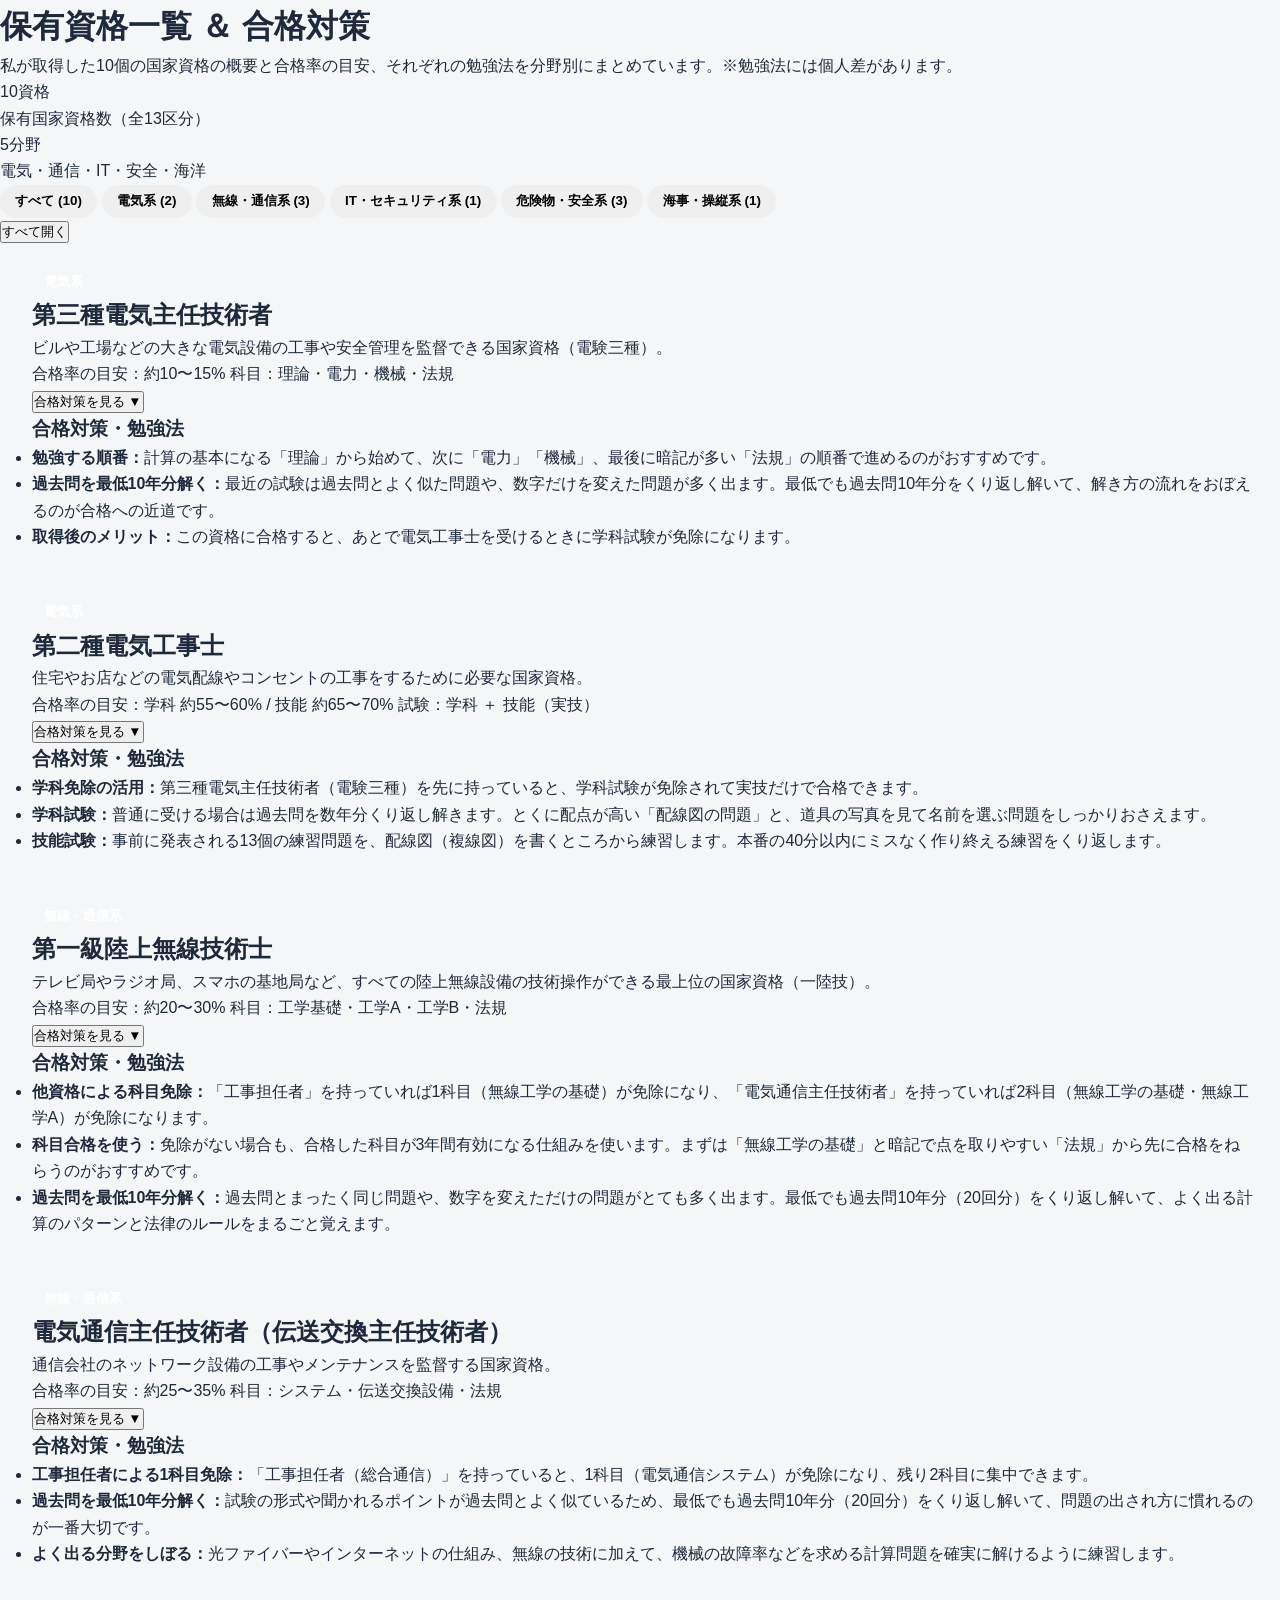
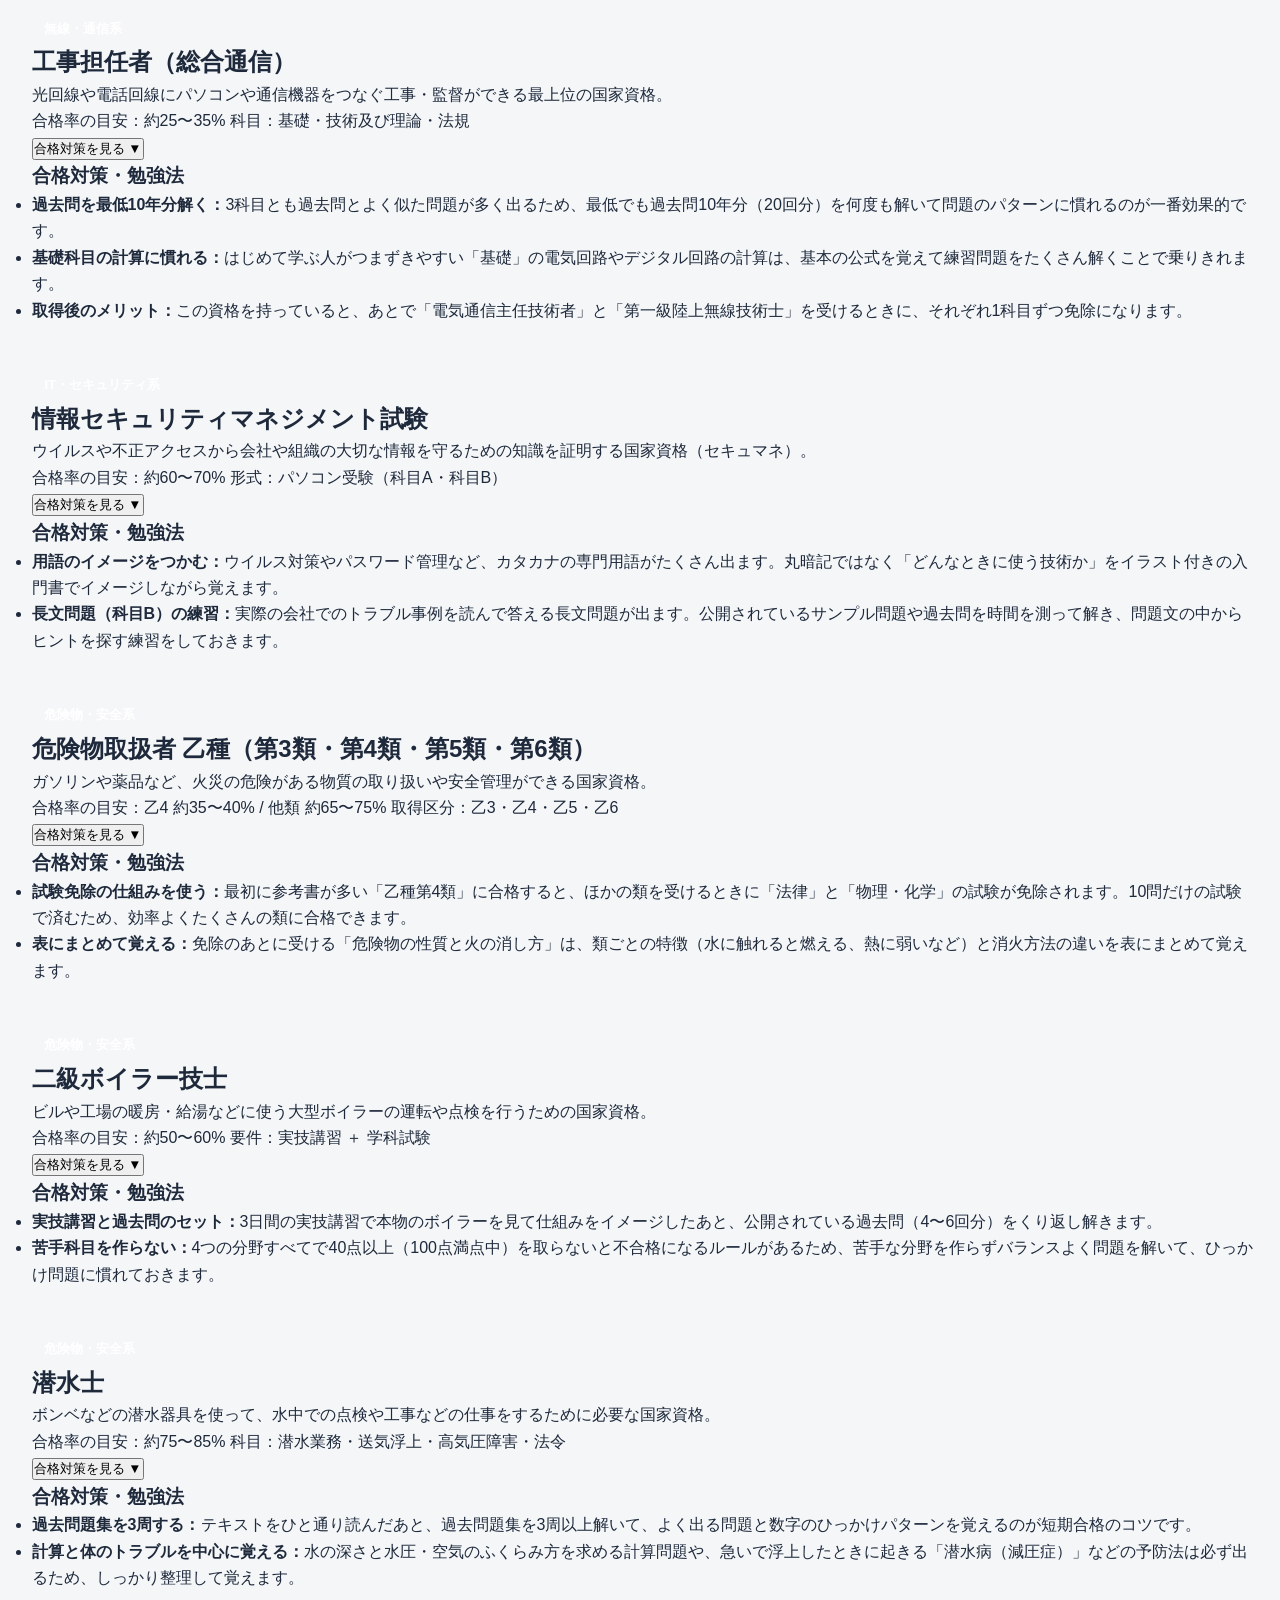
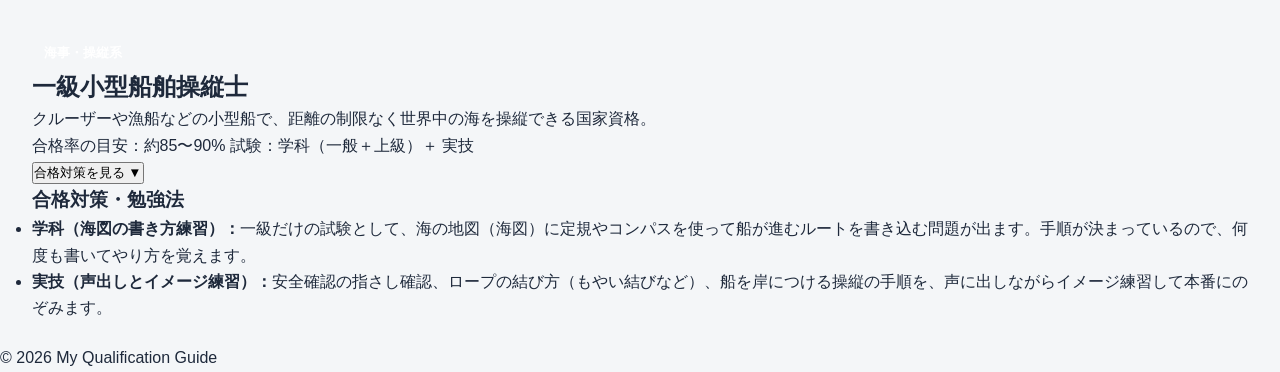
<file: index.html>
<!DOCTYPE html>
<html lang="ja">
<head>
  <meta charset="UTF-8">
  <meta name="viewport" content="width=device-width, initial-scale=1.0">
  <title>保有資格一覧 ＆ 対策まとめ</title>
  <link rel="stylesheet" href="style.css">
</head>
<body>
  <header>
    <h1>保有資格一覧 ＆ 合格対策</h1>
    <p>私が取得した10個の国家資格の概要と合格率の目安、それぞれの勉強法を分野別にまとめています。※勉強法には個人差があります。</p>
  </header>

  <main>
    <!-- 資格数のまとめ -->
    <div class="summary">
      <div class="summary-box">
        <p class="num">10<span>資格</span></p>
        <p class="label">保有国家資格数（全13区分）</p>
      </div>
      <div class="summary-box">
        <p class="num">5<span>分野</span></p>
        <p class="label">電気・通信・IT・安全・海洋</p>
      </div>
    </div>

    <!-- 分野別フィルター＆一括開閉ボタン -->
    <div class="menu">
      <div class="filters">
        <button class="filter-btn active" data-type="all">すべて (10)</button>
        <button class="filter-btn elec" data-type="elec">電気系 (2)</button>
        <button class="filter-btn comm" data-type="comm">無線・通信系 (3)</button>
        <button class="filter-btn it" data-type="it">IT・セキュリティ系 (1)</button>
        <button class="filter-btn safe" data-type="safe">危険物・安全系 (3)</button>
        <button class="filter-btn marine" data-type="marine">海事・操縦系 (1)</button>
      </div>
      <button id="all-btn">すべて開く</button>
    </div>

    <!-- 資格カード一覧 -->
    <div class="cards">
      <!-- 1. 第三種電気主任技術者 -->
      <div class="card elec" data-type="elec">
        <span class="badge">電気系</span>
        <h2>第三種電気主任技術者</h2>
        <p>ビルや工場などの大きな電気設備の工事や安全管理を監督できる国家資格（電験三種）。</p>
        <div class="tags">
          <span class="tag rate">合格率の目安：約10〜15%</span>
          <span class="tag">科目：理論・電力・機械・法規</span>
        </div>
        <button class="open-btn">合格対策を見る ▼</button>
        <div class="advice">
          <h3>合格対策・勉強法</h3>
          <ul>
            <li><strong>勉強する順番：</strong>計算の基本になる「理論」から始めて、次に「電力」「機械」、最後に暗記が多い「法規」の順番で進めるのがおすすめです。</li>
            <li><strong>過去問を最低10年分解く：</strong>最近の試験は過去問とよく似た問題や、数字だけを変えた問題が多く出ます。最低でも過去問10年分をくり返し解いて、解き方の流れをおぼえるのが合格への近道です。</li>
            <li><strong>取得後のメリット：</strong>この資格に合格すると、あとで電気工事士を受けるときに学科試験が免除になります。</li>
          </ul>
        </div>
      </div>

      <!-- 2. 第二種電気工事士 -->
      <div class="card elec" data-type="elec">
        <span class="badge">電気系</span>
        <h2>第二種電気工事士</h2>
        <p>住宅やお店などの電気配線やコンセントの工事をするために必要な国家資格。</p>
        <div class="tags">
          <span class="tag rate">合格率の目安：学科 約55〜60% / 技能 約65〜70%</span>
          <span class="tag">試験：学科 ＋ 技能（実技）</span>
        </div>
        <button class="open-btn">合格対策を見る ▼</button>
        <div class="advice">
          <h3>合格対策・勉強法</h3>
          <ul>
            <li><strong>学科免除の活用：</strong>第三種電気主任技術者（電験三種）を先に持っていると、学科試験が免除されて実技だけで合格できます。</li>
            <li><strong>学科試験：</strong>普通に受ける場合は過去問を数年分くり返し解きます。とくに配点が高い「配線図の問題」と、道具の写真を見て名前を選ぶ問題をしっかりおさえます。</li>
            <li><strong>技能試験：</strong>事前に発表される13個の練習問題を、配線図（複線図）を書くところから練習します。本番の40分以内にミスなく作り終える練習をくり返します。</li>
          </ul>
        </div>
      </div>

      <!-- 3. 第一級陸上無線技術士 -->
      <div class="card comm" data-type="comm">
        <span class="badge">無線・通信系</span>
        <h2>第一級陸上無線技術士</h2>
        <p>テレビ局やラジオ局、スマホの基地局など、すべての陸上無線設備の技術操作ができる最上位の国家資格（一陸技）。</p>
        <div class="tags">
          <span class="tag rate">合格率の目安：約20〜30%</span>
          <span class="tag">科目：工学基礎・工学A・工学B・法規</span>
        </div>
        <button class="open-btn">合格対策を見る ▼</button>
        <div class="advice">
          <h3>合格対策・勉強法</h3>
          <ul>
            <li><strong>他資格による科目免除：</strong>「工事担任者」を持っていれば1科目（無線工学の基礎）が免除になり、「電気通信主任技術者」を持っていれば2科目（無線工学の基礎・無線工学A）が免除になります。</li>
            <li><strong>科目合格を使う：</strong>免除がない場合も、合格した科目が3年間有効になる仕組みを使います。まずは「無線工学の基礎」と暗記で点を取りやすい「法規」から先に合格をねらうのがおすすめです。</li>
            <li><strong>過去問を最低10年分解く：</strong>過去問とまったく同じ問題や、数字を変えただけの問題がとても多く出ます。最低でも過去問10年分（20回分）をくり返し解いて、よく出る計算のパターンと法律のルールをまるごと覚えます。</li>
          </ul>
        </div>
      </div>

      <!-- 4. 電気通信主任技術者（伝送交換主任技術者） -->
      <div class="card comm" data-type="comm">
        <span class="badge">無線・通信系</span>
        <h2>電気通信主任技術者（伝送交換主任技術者）</h2>
        <p>通信会社のネットワーク設備の工事やメンテナンスを監督する国家資格。</p>
        <div class="tags">
          <span class="tag rate">合格率の目安：約25〜35%</span>
          <span class="tag">科目：システム・伝送交換設備・法規</span>
        </div>
        <button class="open-btn">合格対策を見る ▼</button>
        <div class="advice">
          <h3>合格対策・勉強法</h3>
          <ul>
            <li><strong>工事担任者による1科目免除：</strong>「工事担任者（総合通信）」を持っていると、1科目（電気通信システム）が免除になり、残り2科目に集中できます。</li>
            <li><strong>過去問を最低10年分解く：</strong>試験の形式や聞かれるポイントが過去問とよく似ているため、最低でも過去問10年分（20回分）をくり返し解いて、問題の出され方に慣れるのが一番大切です。</li>
            <li><strong>よく出る分野をしぼる：</strong>光ファイバーやインターネットの仕組み、無線の技術に加えて、機械の故障率などを求める計算問題を確実に解けるように練習します。</li>
          </ul>
        </div>
      </div>

      <!-- 5. 工事担任者（総合通信） -->
      <div class="card comm" data-type="comm">
        <span class="badge">無線・通信系</span>
        <h2>工事担任者（総合通信）</h2>
        <p>光回線や電話回線にパソコンや通信機器をつなぐ工事・監督ができる最上位の国家資格。</p>
        <div class="tags">
          <span class="tag rate">合格率の目安：約25〜35%</span>
          <span class="tag">科目：基礎・技術及び理論・法規</span>
        </div>
        <button class="open-btn">合格対策を見る ▼</button>
        <div class="advice">
          <h3>合格対策・勉強法</h3>
          <ul>
            <li><strong>過去問を最低10年分解く：</strong>3科目とも過去問とよく似た問題が多く出るため、最低でも過去問10年分（20回分）を何度も解いて問題のパターンに慣れるのが一番効果的です。</li>
            <li><strong>基礎科目の計算に慣れる：</strong>はじめて学ぶ人がつまずきやすい「基礎」の電気回路やデジタル回路の計算は、基本の公式を覚えて練習問題をたくさん解くことで乗りきれます。</li>
            <li><strong>取得後のメリット：</strong>この資格を持っていると、あとで「電気通信主任技術者」と「第一級陸上無線技術士」を受けるときに、それぞれ1科目ずつ免除になります。</li>
          </ul>
        </div>
      </div>

      <!-- 6. 情報セキュリティマネジメント試験 -->
      <div class="card it" data-type="it">
        <span class="badge">IT・セキュリティ系</span>
        <h2>情報セキュリティマネジメント試験</h2>
        <p>ウイルスや不正アクセスから会社や組織の大切な情報を守るための知識を証明する国家資格（セキュマネ）。</p>
        <div class="tags">
          <span class="tag rate">合格率の目安：約60〜70%</span>
          <span class="tag">形式：パソコン受験（科目A・科目B）</span>
        </div>
        <button class="open-btn">合格対策を見る ▼</button>
        <div class="advice">
          <h3>合格対策・勉強法</h3>
          <ul>
            <li><strong>用語のイメージをつかむ：</strong>ウイルス対策やパスワード管理など、カタカナの専門用語がたくさん出ます。丸暗記ではなく「どんなときに使う技術か」をイラスト付きの入門書でイメージしながら覚えます。</li>
            <li><strong>長文問題（科目B）の練習：</strong>実際の会社でのトラブル事例を読んで答える長文問題が出ます。公開されているサンプル問題や過去問を時間を測って解き、問題文の中からヒントを探す練習をしておきます。</li>
          </ul>
        </div>
      </div>

      <!-- 7. 危険物取扱者 乙種 -->
      <div class="card safe" data-type="safe">
        <span class="badge">危険物・安全系</span>
        <h2>危険物取扱者 乙種（第3類・第4類・第5類・第6類）</h2>
        <p>ガソリンや薬品など、火災の危険がある物質の取り扱いや安全管理ができる国家資格。</p>
        <div class="tags">
          <span class="tag rate">合格率の目安：乙4 約35〜40% / 他類 約65〜75%</span>
          <span class="tag">取得区分：乙3・乙4・乙5・乙6</span>
        </div>
        <button class="open-btn">合格対策を見る ▼</button>
        <div class="advice">
          <h3>合格対策・勉強法</h3>
          <ul>
            <li><strong>試験免除の仕組みを使う：</strong>最初に参考書が多い「乙種第4類」に合格すると、ほかの類を受けるときに「法律」と「物理・化学」の試験が免除されます。10問だけの試験で済むため、効率よくたくさんの類に合格できます。</li>
            <li><strong>表にまとめて覚える：</strong>免除のあとに受ける「危険物の性質と火の消し方」は、類ごとの特徴（水に触れると燃える、熱に弱いなど）と消火方法の違いを表にまとめて覚えます。</li>
          </ul>
        </div>
      </div>

      <!-- 8. 二級ボイラー技士 -->
      <div class="card safe" data-type="safe">
        <span class="badge">危険物・安全系</span>
        <h2>二級ボイラー技士</h2>
        <p>ビルや工場の暖房・給湯などに使う大型ボイラーの運転や点検を行うための国家資格。</p>
        <div class="tags">
          <span class="tag rate">合格率の目安：約50〜60%</span>
          <span class="tag">要件：実技講習 ＋ 学科試験</span>
        </div>
        <button class="open-btn">合格対策を見る ▼</button>
        <div class="advice">
          <h3>合格対策・勉強法</h3>
          <ul>
            <li><strong>実技講習と過去問のセット：</strong>3日間の実技講習で本物のボイラーを見て仕組みをイメージしたあと、公開されている過去問（4〜6回分）をくり返し解きます。</li>
            <li><strong>苦手科目を作らない：</strong>4つの分野すべてで40点以上（100点満点中）を取らないと不合格になるルールがあるため、苦手な分野を作らずバランスよく問題を解いて、ひっかけ問題に慣れておきます。</li>
          </ul>
        </div>
      </div>

      <!-- 9. 潜水士 -->
      <div class="card safe" data-type="safe">
        <span class="badge">危険物・安全系</span>
        <h2>潜水士</h2>
        <p>ボンベなどの潜水器具を使って、水中での点検や工事などの仕事をするために必要な国家資格。</p>
        <div class="tags">
          <span class="tag rate">合格率の目安：約75〜85%</span>
          <span class="tag">科目：潜水業務・送気浮上・高気圧障害・法令</span>
        </div>
        <button class="open-btn">合格対策を見る ▼</button>
        <div class="advice">
          <h3>合格対策・勉強法</h3>
          <ul>
            <li><strong>過去問題集を3周する：</strong>テキストをひと通り読んだあと、過去問題集を3周以上解いて、よく出る問題と数字のひっかけパターンを覚えるのが短期合格のコツです。</li>
            <li><strong>計算と体のトラブルを中心に覚える：</strong>水の深さと水圧・空気のふくらみ方を求める計算問題や、急いで浮上したときに起きる「潜水病（減圧症）」などの予防法は必ず出るため、しっかり整理して覚えます。</li>
          </ul>
        </div>
      </div>

      <!-- 10. 一級小型船舶操縦士 -->
      <div class="card marine" data-type="marine">
        <span class="badge">海事・操縦系</span>
        <h2>一級小型船舶操縦士</h2>
        <p>クルーザーや漁船などの小型船で、距離の制限なく世界中の海を操縦できる国家資格。</p>
        <div class="tags">
          <span class="tag rate">合格率の目安：約85〜90%</span>
          <span class="tag">試験：学科（一般＋上級）＋ 実技</span>
        </div>
        <button class="open-btn">合格対策を見る ▼</button>
        <div class="advice">
          <h3>合格対策・勉強法</h3>
          <ul>
            <li><strong>学科（海図の書き方練習）：</strong>一級だけの試験として、海の地図（海図）に定規やコンパスを使って船が進むルートを書き込む問題が出ます。手順が決まっているので、何度も書いてやり方を覚えます。</li>
            <li><strong>実技（声出しとイメージ練習）：</strong>安全確認の指さし確認、ロープの結び方（もやい結びなど）、船を岸につける操縦の手順を、声に出しながらイメージ練習して本番にのぞみます。</li>
          </ul>
        </div>
      </div>
    </div>
  </main>

  <footer>
    <p>&copy; 2026 My Qualification Guide</p>
  </footer>

  <script src="script.js"></script>
</body>
</html>
</file>
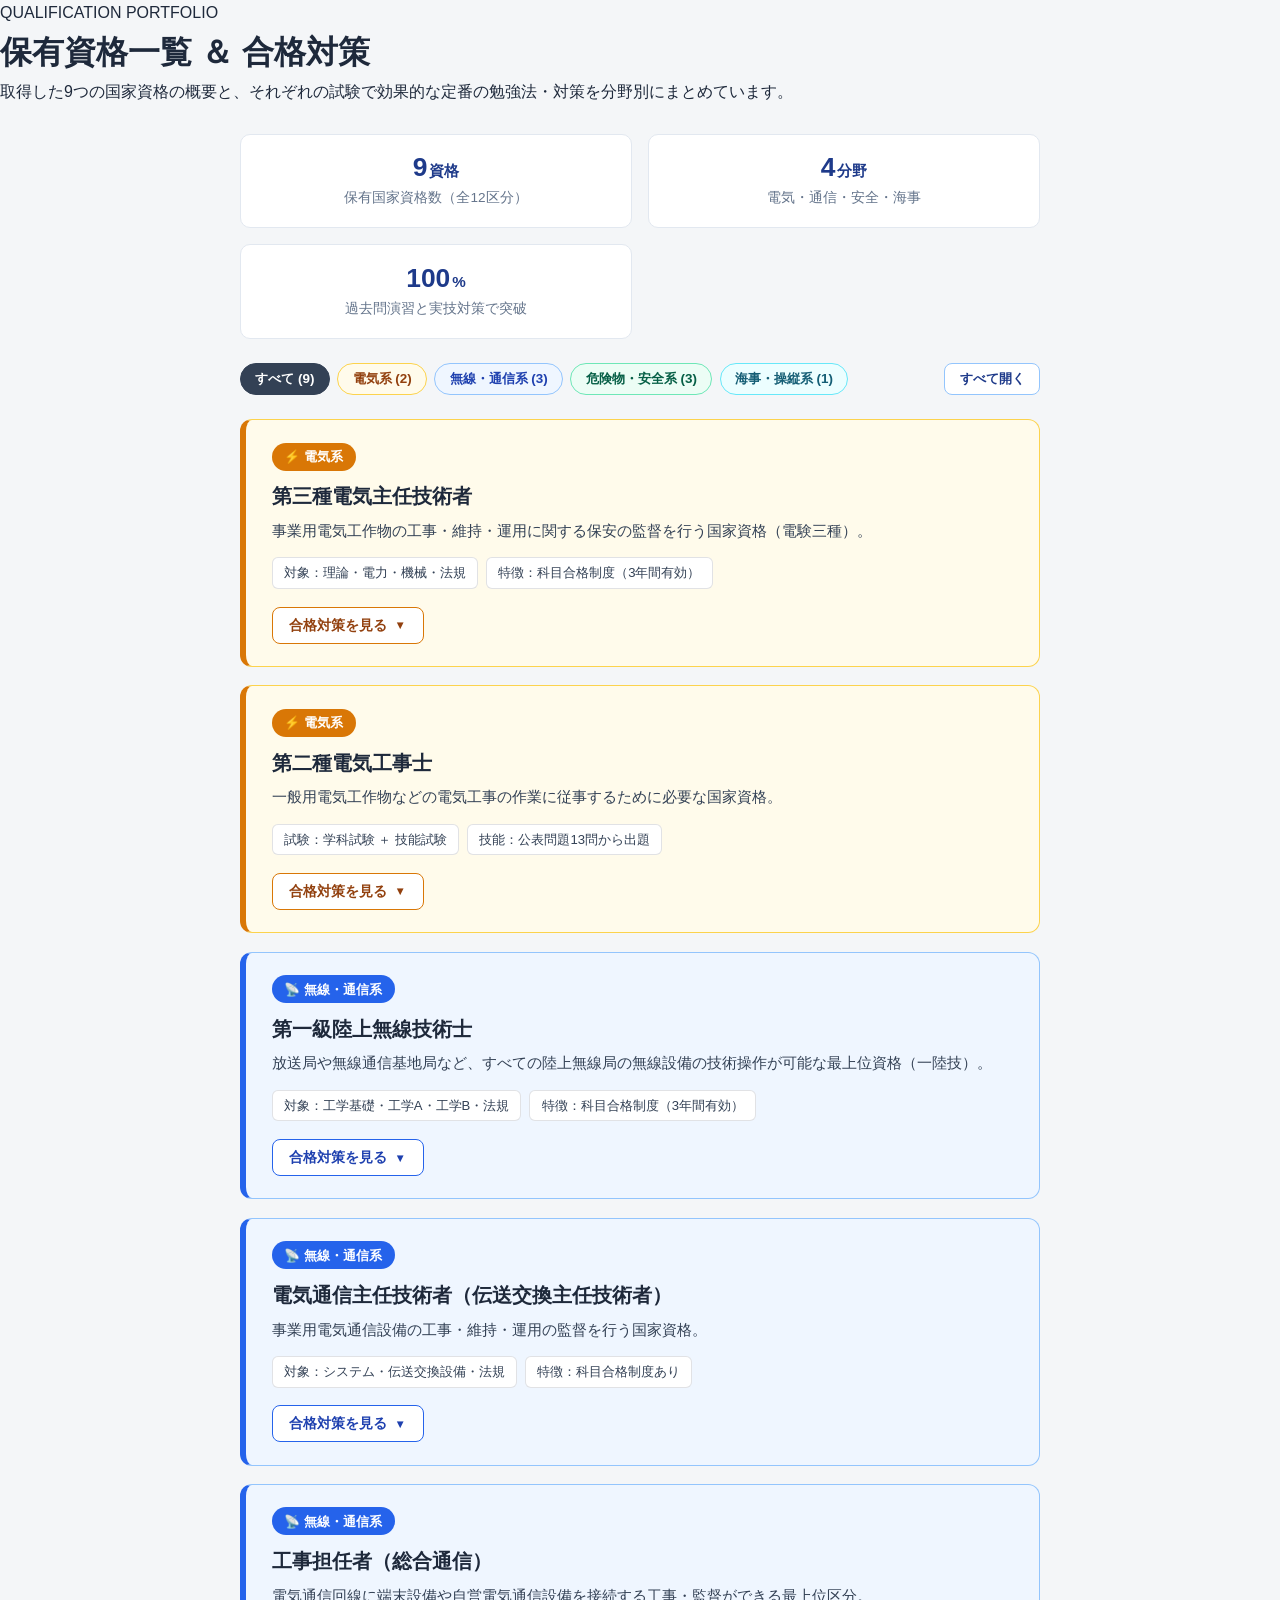
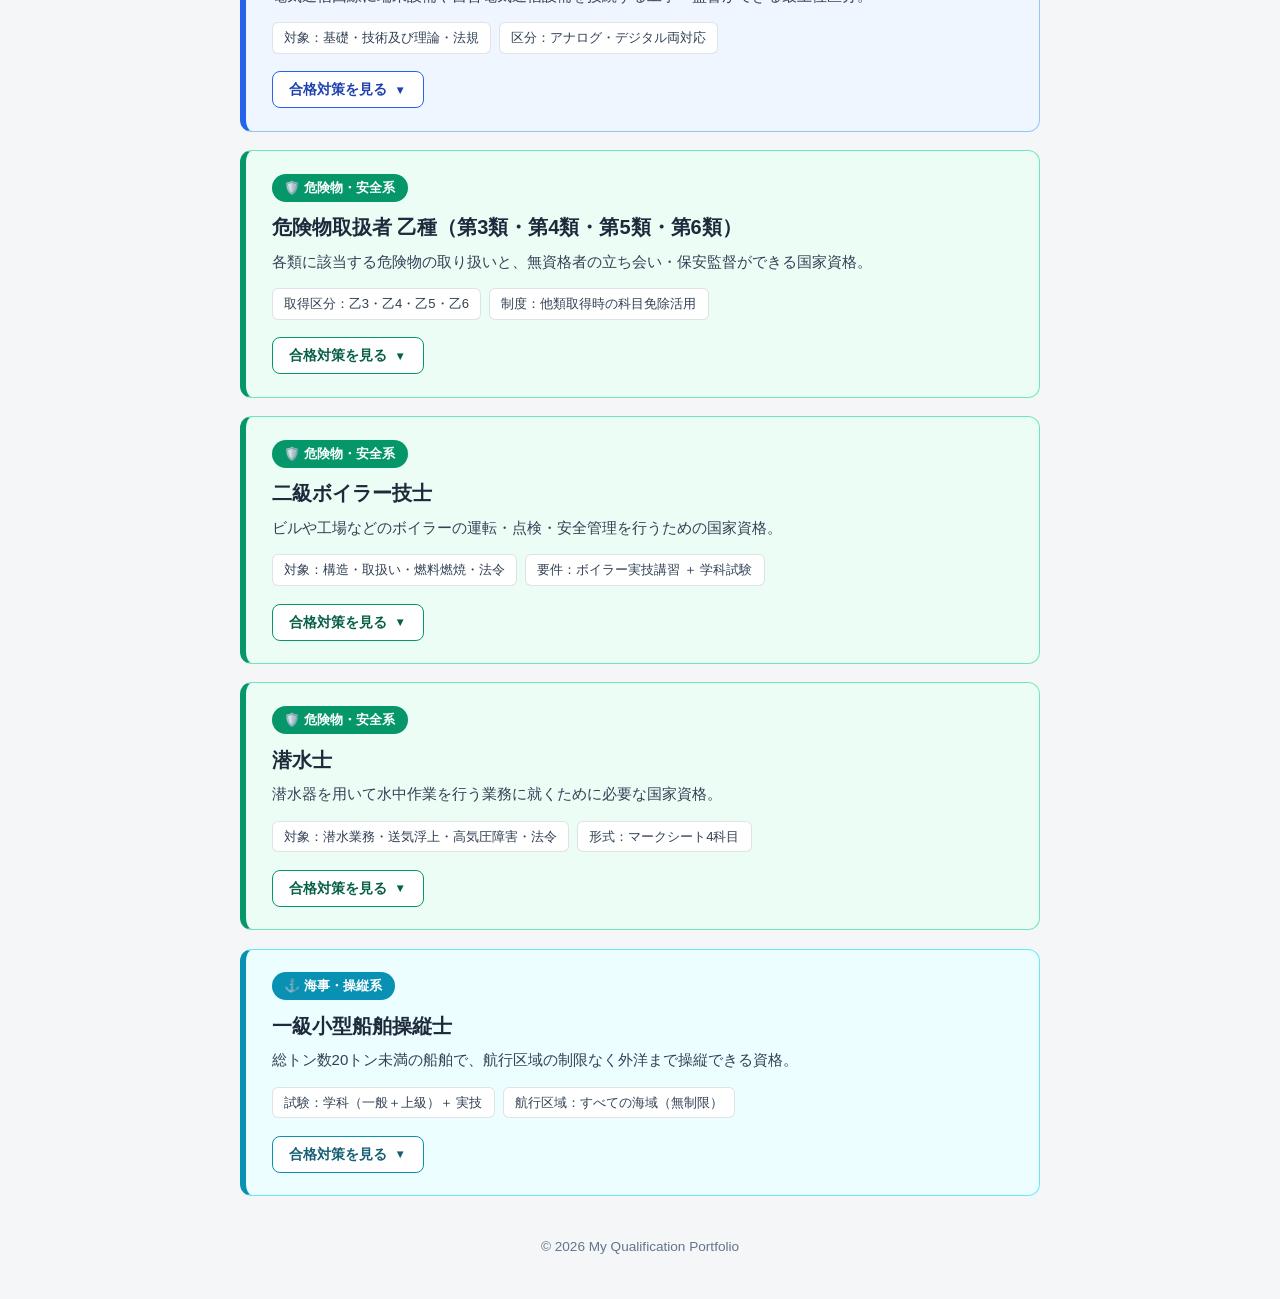
<file: Untitled-1.html>
<!DOCTYPE html>
<html lang="ja">
<head>
  <meta charset="UTF-8">
  <meta name="viewport" content="width=device-width, initial-scale=1.0">
  <title>保有資格一覧 ＆ 合格対策まとめ</title>
  <link rel="preconnect" href="https://fonts.googleapis.com">
  <link rel="preconnect" href="https://fonts.gstatic.com" crossorigin>
  <link href="https://fonts.googleapis.com/css2?family=Noto+Sans+JP:wght@400;500;700&display=swap" rel="stylesheet">
  <link rel="stylesheet" href="style.css">
</head>
<body>
  <header class="hero">
    <div class="hero-inner">
      <span class="hero-tag">QUALIFICATION PORTFOLIO</span>
      <h1>保有資格一覧 ＆ 合格対策</h1>
      <p>取得した9つの国家資格の概要と、それぞれの試験で効果的な定番の勉強法・対策を分野別にまとめています。</p>
    </div>
    <div class="color-bar">
      <span class="bar-elec"></span>
      <span class="bar-comm"></span>
      <span class="bar-safe"></span>
      <span class="bar-marine"></span>
    </div>
  </header>

  <main class="container">
    <!-- 実績サマリー -->
    <section class="summary-grid" aria-label="資格実績サマリー">
      <div class="summary-item summary-blue">
        <span class="summary-num">9<small>資格</small></span>
        <span class="summary-label">保有国家資格数（全12区分）</span>
      </div>
      <div class="summary-item summary-green">
        <span class="summary-num">4<small>分野</small></span>
        <span class="summary-label">電気・通信・安全・海事</span>
      </div>
      <div class="summary-item summary-amber">
        <span class="summary-num">100<small>%</small></span>
        <span class="summary-label">過去問演習と実技対策で突破</span>
      </div>
    </section>

    <!-- 分野別フィルター＆一括開閉 -->
    <section class="controls" aria-label="表示切り替え">
      <div class="filter-group">
        <button type="button" class="filter-btn filter-all is-active" data-filter="all">すべて (9)</button>
        <button type="button" class="filter-btn filter-elec" data-filter="elec">電気系 (2)</button>
        <button type="button" class="filter-btn filter-comm" data-filter="comm">無線・通信系 (3)</button>
        <button type="button" class="filter-btn filter-safe" data-filter="safe">危険物・安全系 (3)</button>
        <button type="button" class="filter-btn filter-marine" data-filter="marine">海事・操縦系 (1)</button>
      </div>
      <button type="button" class="all-toggle-btn" id="allToggleBtn">すべて開く</button>
    </section>

    <!-- 資格カード一覧 -->
    <div class="card-list">
      <!-- 1. 第三種電気主任技術者 -->
      <article class="card card-elec" data-category="elec">
        <div class="card-top">
          <span class="badge badge-elec">⚡ 電気系</span>
        </div>
        <h2 class="qual-title">第三種電気主任技術者</h2>
        <p class="qual-summary">事業用電気工作物の工事・維持・運用に関する保安の監督を行う国家資格（電験三種）。</p>
        <div class="meta-tags">
          <span class="meta-tag">対象：理論・電力・機械・法規</span>
          <span class="meta-tag">特徴：科目合格制度（3年間有効）</span>
        </div>

        <button type="button" class="toggle-btn" aria-expanded="false">
          <span class="btn-text">合格対策を見る</span>
          <span class="btn-icon">▼</span>
        </button>

        <div class="advice-wrapper">
          <div class="advice-inner">
            <div class="advice-box">
              <h3>定番の合格対策・勉強法</h3>
              <ul>
                <li><strong>学習の順番：</strong>すべての科目の計算の基礎となる「理論」から始め、次に「電力」「機械」、最後に暗記比重が高い「法規」の順で進めるのが王道です。</li>
                <li><strong>過去問演習：</strong>近年の試験は過去問の類似問題や数値替えの出題が多いため、過去問10〜15年分を最低3周繰り返し、解法パターンを定着させることが合格の近道です。</li>
              </ul>
            </div>
          </div>
        </div>
      </article>

      <!-- 2. 第二種電気工事士 -->
      <article class="card card-elec" data-category="elec">
        <div class="card-top">
          <span class="badge badge-elec">⚡ 電気系</span>
        </div>
        <h2 class="qual-title">第二種電気工事士</h2>
        <p class="qual-summary">一般用電気工作物などの電気工事の作業に従事するために必要な国家資格。</p>
        <div class="meta-tags">
          <span class="meta-tag">試験：学科試験 ＋ 技能試験</span>
          <span class="meta-tag">技能：公表問題13問から出題</span>
        </div>

        <button type="button" class="toggle-btn" aria-expanded="false">
          <span class="btn-text">合格対策を見る</span>
          <span class="btn-icon">▼</span>
        </button>

        <div class="advice-wrapper">
          <div class="advice-inner">
            <div class="advice-box">
              <h3>定番の合格対策・勉強法</h3>
              <ul>
                <li><strong>学科試験：</strong>過去問を数年分繰り返し解くのが最も効率的です。特に配点が高い「配線図問題」と器具の写真を選ぶ「鑑別」を確実な得点源にします。</li>
                <li><strong>技能試験：</strong>事前に公表される候補問題13問すべてを、複線図を描くところから練習し、本番の制限時間40分以内に欠陥ゼロで完成させる練習を繰り返します。</li>
              </ul>
            </div>
          </div>
        </div>
      </article>

      <!-- 3. 第一級陸上無線技術士 -->
      <article class="card card-comm" data-category="comm">
        <div class="card-top">
          <span class="badge badge-comm">📡 無線・通信系</span>
        </div>
        <h2 class="qual-title">第一級陸上無線技術士</h2>
        <p class="qual-summary">放送局や無線通信基地局など、すべての陸上無線局の無線設備の技術操作が可能な最上位資格（一陸技）。</p>
        <div class="meta-tags">
          <span class="meta-tag">対象：工学基礎・工学A・工学B・法規</span>
          <span class="meta-tag">特徴：科目合格制度（3年間有効）</span>
        </div>

        <button type="button" class="toggle-btn" aria-expanded="false">
          <span class="btn-text">合格対策を見る</span>
          <span class="btn-icon">▼</span>
        </button>

        <div class="advice-wrapper">
          <div class="advice-inner">
            <div class="advice-box">
              <h3>定番の合格対策・勉強法</h3>
              <ul>
                <li><strong>戦略的な科目選択：</strong>1回で全4科目合格を狙わず、科目合格制度を活用して「無線工学の基礎」と暗記で点を取りやすい「法規」から先に固めるのが定番です。</li>
                <li><strong>過去問の徹底反復：</strong>過去問からの出題率が非常に高いため、直近4〜5年分（8〜10回分）の過去問を繰り返し解き、計算手順と公式の使い方を丸ごと身につけます。</li>
              </ul>
            </div>
          </div>
        </div>
      </article>

      <!-- 4. 電気通信主任技術者（伝送交換主任技術者） -->
      <article class="card card-comm" data-category="comm">
        <div class="card-top">
          <span class="badge badge-comm">📡 無線・通信系</span>
        </div>
        <h2 class="qual-title">電気通信主任技術者（伝送交換主任技術者）</h2>
        <p class="qual-summary">事業用電気通信設備の工事・維持・運用の監督を行う国家資格。</p>
        <div class="meta-tags">
          <span class="meta-tag">対象：システム・伝送交換設備・法規</span>
          <span class="meta-tag">特徴：科目合格制度あり</span>
        </div>

        <button type="button" class="toggle-btn" aria-expanded="false">
          <span class="btn-text">合格対策を見る</span>
          <span class="btn-icon">▼</span>
        </button>

        <div class="advice-wrapper">
          <div class="advice-inner">
            <div class="advice-box">
              <h3>定番の合格対策・勉強法</h3>
              <ul>
                <li><strong>過去問中心の学習：</strong>出題形式や問われる論点が過去問と似ているため、過去問5年分（10回分）を繰り返し解いて出題傾向を掴むのが基本です。</li>
                <li><strong>頻出分野の重点対策：</strong>光ファイバ通信、IPネットワーク、無線技術に加え、稼働率やMTBF（平均故障間隔）などの信頼性計算問題を確実に得点できるようにします。</li>
              </ul>
            </div>
          </div>
        </div>
      </article>

      <!-- 5. 工事担任者（総合通信） -->
      <article class="card card-comm" data-category="comm">
        <div class="card-top">
          <span class="badge badge-comm">📡 無線・通信系</span>
        </div>
        <h2 class="qual-title">工事担任者（総合通信）</h2>
        <p class="qual-summary">電気通信回線に端末設備や自営電気通信設備を接続する工事・監督ができる最上位区分。</p>
        <div class="meta-tags">
          <span class="meta-tag">対象：基礎・技術及び理論・法規</span>
          <span class="meta-tag">区分：アナログ・デジタル両対応</span>
        </div>

        <button type="button" class="toggle-btn" aria-expanded="false">
          <span class="btn-text">合格対策を見る</span>
          <span class="btn-icon">▼</span>
        </button>

        <div class="advice-wrapper">
          <div class="advice-inner">
            <div class="advice-box">
              <h3>定番の合格対策・勉強法</h3>
              <ul>
                <li><strong>過去問3〜5年分の反復：</strong>3科目とも過去問の類似問題が多く出題されるため、過去問演習を軸にして出題パターンに慣れるのが最も効果的です。</li>
                <li><strong>基礎科目の計算対策：</strong>文系・初学者でもつまずきやすい「基礎」の論理回路（ブール代数・真理値表）や電気回路計算は、基本公式を覚えて演習量をこなすことで克服します。</li>
              </ul>
            </div>
          </div>
        </div>
      </article>

      <!-- 6. 危険物取扱者 乙種（第3類・第4類・第5類・第6類） -->
      <article class="card card-safe" data-category="safe">
        <div class="card-top">
          <span class="badge badge-safe">🛡️ 危険物・安全系</span>
        </div>
        <h2 class="qual-title">危険物取扱者 乙種（第3類・第4類・第5類・第6類）</h2>
        <p class="qual-summary">各類に該当する危険物の取り扱いと、無資格者の立ち会い・保安監督ができる国家資格。</p>
        <div class="meta-tags">
          <span class="meta-tag">取得区分：乙3・乙4・乙5・乙6</span>
          <span class="meta-tag">制度：他類取得時の科目免除活用</span>
        </div>

        <button type="button" class="toggle-btn" aria-expanded="false">
          <span class="btn-text">合格対策を見る</span>
          <span class="btn-icon">▼</span>
        </button>

        <div class="advice-wrapper">
          <div class="advice-inner">
            <div class="advice-box">
              <h3>定番の合格対策・勉強法</h3>
              <ul>
                <li><strong>科目免除ルートの活用：</strong>まず教材が豊富な「乙種第4類」を取得すると、他類を受験する際に「法令」と「物理・化学」が免除され、10問だけの受験で効率よく複数類を取得できます。</li>
                <li><strong>比較表での暗記：</strong>免除後に唯一受験する「性質・火災予防・消火の方法」は、類ごとの特徴（禁水性・自己反応性・酸化性など）と消火剤の違いを表で整理して暗記します。</li>
              </ul>
            </div>
          </div>
        </div>
      </article>

      <!-- 7. 二級ボイラー技士 -->
      <article class="card card-safe" data-category="safe">
        <div class="card-top">
          <span class="badge badge-safe">🛡️ 危険物・安全系</span>
        </div>
        <h2 class="qual-title">二級ボイラー技士</h2>
        <p class="qual-summary">ビルや工場などのボイラーの運転・点検・安全管理を行うための国家資格。</p>
        <div class="meta-tags">
          <span class="meta-tag">対象：構造・取扱い・燃料燃焼・法令</span>
          <span class="meta-tag">要件：ボイラー実技講習 ＋ 学科試験</span>
        </div>

        <button type="button" class="toggle-btn" aria-expanded="false">
          <span class="btn-text">合格対策を見る</span>
          <span class="btn-icon">▼</span>
        </button>

        <div class="advice-wrapper">
          <div class="advice-inner">
            <div class="advice-box">
              <h3>定番の合格対策・勉強法</h3>
              <ul>
                <li><strong>実技講習と過去問の併用：</strong>3日間のボイラー実技講習で実物や構造のイメージを掴んだあと、公表されている過去問（直近4〜6回分）を繰り返し解くのが定番です。</li>
                <li><strong>足切り対策：</strong>4科目それぞれで40%以上の得点が必要なため、苦手科目を作らず全科目をバランスよく問題演習してひっかけ選択肢に慣れておきます。</li>
              </ul>
            </div>
          </div>
        </div>
      </article>

      <!-- 8. 潜水士 -->
      <article class="card card-safe" data-category="safe">
        <div class="card-top">
          <span class="badge badge-safe">🛡️ 危険物・安全系</span>
        </div>
        <h2 class="qual-title">潜水士</h2>
        <p class="qual-summary">潜水器を用いて水中作業を行う業務に就くために必要な国家資格。</p>
        <div class="meta-tags">
          <span class="meta-tag">対象：潜水業務・送気浮上・高気圧障害・法令</span>
          <span class="meta-tag">形式：マークシート4科目</span>
        </div>

        <button type="button" class="toggle-btn" aria-expanded="false">
          <span class="btn-text">合格対策を見る</span>
          <span class="btn-icon">▼</span>
        </button>

        <div class="advice-wrapper">
          <div class="advice-inner">
            <div class="advice-box">
              <h3>定番の合格対策・勉強法</h3>
              <ul>
                <li><strong>過去問題集の3周演習：</strong>テキストをざっと通読したあと、過去問題集を3周以上解いて頻出問題と数値のひっかけパターンを叩き込むのが王道の短期合格法です。</li>
                <li><strong>計算と障害予防の重点暗記：</strong>水深と水圧・気体の体積変化（ボイルの法則）の計算問題や、減圧症・窒素酔い・酸素中毒の症状と予防法は必ず出題されるため重点的に整理します。</li>
              </ul>
            </div>
          </div>
        </div>
      </article>

      <!-- 9. 一級小型船舶操縦士 -->
      <article class="card card-marine" data-category="marine">
        <div class="card-top">
          <span class="badge badge-marine">⚓ 海事・操縦系</span>
        </div>
        <h2 class="qual-title">一級小型船舶操縦士</h2>
        <p class="qual-summary">総トン数20トン未満の船舶で、航行区域の制限なく外洋まで操縦できる資格。</p>
        <div class="meta-tags">
          <span class="meta-tag">試験：学科（一般＋上級）＋ 実技</span>
          <span class="meta-tag">航行区域：すべての海域（無制限）</span>
        </div>

        <button type="button" class="toggle-btn" aria-expanded="false">
          <span class="btn-text">合格対策を見る</span>
          <span class="btn-icon">▼</span>
        </button>

        <div class="advice-wrapper">
          <div class="advice-inner">
            <div class="advice-box">
              <h3>定番の合格対策・勉強法</h3>
              <ul>
                <li><strong>学科（海図の作図練習）：</strong>一級特有の上級科目では海図を使った航法計算が必須となるため、三角定規とディバイダを使って針路・船位を求める作図手順を繰り返し練習します。</li>
                <li><strong>実技（手順の反復イメージ）：</strong>安全確認の指差呼称、ロープワーク（もやい結び等）、離着岸・人命救助の操船手順を声に出しながらシミュレーションして本番に臨みます。</li>
              </ul>
            </div>
          </div>
        </div>
      </article>
    </div>
  </main>

  <footer class="footer">
    <p>&copy; 2026 My Qualification Portfolio</p>
  </footer>

  <script src="script.js"></script>
</body>
</html>
</file>
<file: style.css>
:root {
  --bg-page: #f4f6f8;
  --text-main: #1e293b;
  --text-sub: #334155;
  --text-muted: #64748b;

  /* 電気系（アンバー） */
  --elec-main: #d97706;
  --elec-dark: #92400e;
  --elec-bg: #fffbeb;
  --elec-border: #fcd34d;

  /* 無線・通信系（ブルー） */
  --comm-main: #2563eb;
  --comm-dark: #1e40af;
  --comm-bg: #eff6ff;
  --comm-border: #93c5fd;

  /* IT・セキュリティ系（パープル） */
  --it-main: #7c3aed;
  --it-dark: #5b21b6;
  --it-bg: #f5f3ff;
  --it-border: #c4b5fd;

  /* 危険物・安全系（グリーン） */
  --safe-main: #059669;
  --safe-dark: #065f46;
  --safe-bg: #ecfdf5;
  --safe-border: #6ee7b7;

  /* 海事・操縦系（シアン） */
  --marine-main: #0891b2;
  --marine-dark: #155e75;
  --marine-bg: #ecfeff;
  --marine-border: #67e8f9;
}

* {
  box-sizing: border-box;
  margin: 0;
  padding: 0;
}

body {
  font-family: "Hiragino Kaku Gothic ProN", "Hiragino Sans", Meiryo, sans-serif;
  background-color: var(--bg-page);
  color: var(--text-main);
  line-height: 1.65;
}

/* シンプルなヘッダー */
.header {
  background-color: #1e3a8a;
  color: #ffffff;
  padding: 2.5rem 1.25rem;
  text-align: center;
}

.header-inner {
  max-width: 820px;
  margin: 0 auto;
}

.header h1 {
  font-size: 1.8rem;
  font-weight: bold;
  margin-bottom: 0.5rem;
}

.header p {
  font-size: 0.95rem;
  color: #dbeafe;
}

/* メインエリア */
.container {
  max-width: 840px;
  margin: 1.75rem auto 0;
  padding: 0 1.25rem;
}

/* 資格数のまとめ（2列） */
.summary-grid {
  display: grid;
  grid-template-columns: repeat(2, 1fr);
  gap: 1rem;
  margin-bottom: 1.5rem;
}

.summary-item {
  background-color: #ffffff;
  border-radius: 10px;
  padding: 1.1rem 1rem;
  text-align: center;
  border: 1px solid #e2e8f0;
}

.summary-num {
  display: block;
  font-size: 1.65rem;
  font-weight: bold;
  color: #1e3a8a;
  line-height: 1.2;
  margin-bottom: 0.2rem;
}

.summary-num small {
  font-size: 0.95rem;
  margin-left: 2px;
}

.summary-label {
  display: block;
  font-size: 0.85rem;
  color: var(--text-muted);
}

/* 絞り込み＆一括操作 */
.controls {
  display: flex;
  flex-wrap: wrap;
  justify-content: space-between;
  align-items: center;
  gap: 0.75rem;
  margin-bottom: 1.5rem;
}

.filter-group {
  display: flex;
  flex-wrap: wrap;
  gap: 0.45rem;
}

.filter-btn {
  border-radius: 999px;
  padding: 0.4rem 0.9rem;
  font-size: 0.84rem;
  font-weight: bold;
  font-family: inherit;
  cursor: pointer;
  border: 1.5px solid transparent;
  transition: opacity 0.2s;
}

.filter-btn:hover {
  opacity: 0.85;
}

.filter-all {
  background-color: #ffffff;
  color: #334155;
  border-color: #cbd5e1;
}
.filter-all.is-active {
  background-color: #334155;
  color: #ffffff;
  border-color: #334155;
}

.filter-elec {
  background-color: var(--elec-bg);
  color: var(--elec-dark);
  border-color: var(--elec-border);
}
.filter-elec.is-active {
  background-color: var(--elec-main);
  color: #ffffff;
  border-color: var(--elec-main);
}

.filter-comm {
  background-color: var(--comm-bg);
  color: var(--comm-dark);
  border-color: var(--comm-border);
}
.filter-comm.is-active {
  background-color: var(--comm-main);
  color: #ffffff;
  border-color: var(--comm-main);
}

.filter-it {
  background-color: var(--it-bg);
  color: var(--it-dark);
  border-color: var(--it-border);
}
.filter-it.is-active {
  background-color: var(--it-main);
  color: #ffffff;
  border-color: var(--it-main);
}

.filter-safe {
  background-color: var(--safe-bg);
  color: var(--safe-dark);
  border-color: var(--safe-border);
}
.filter-safe.is-active {
  background-color: var(--safe-main);
  color: #ffffff;
  border-color: var(--safe-main);
}

.filter-marine {
  background-color: var(--marine-bg);
  color: var(--marine-dark);
  border-color: var(--marine-border);
}
.filter-marine.is-active {
  background-color: var(--marine-main);
  color: #ffffff;
  border-color: var(--marine-main);
}

.all-toggle-btn {
  background-color: #ffffff;
  color: #1e3a8a;
  border: 1.5px solid #93c5fd;
  border-radius: 8px;
  padding: 0.4rem 0.9rem;
  font-size: 0.84rem;
  font-weight: bold;
  font-family: inherit;
  cursor: pointer;
}

.all-toggle-btn:hover {
  background-color: #eff6ff;
}

/* 資格カード一覧 */
.card-list {
  display: flex;
  flex-direction: column;
  gap: 1.15rem;
}

.card {
  border-radius: 12px;
  padding: 1.4rem 1.6rem;
  border: 1.5px solid transparent;
  border-left-width: 6px;
}

.card.is-hidden {
  display: none;
}

/* 分野別カード配色 */
.card-elec {
  background-color: var(--elec-bg);
  border-color: var(--elec-border);
  border-left-color: var(--elec-main);
}

.card-comm {
  background-color: var(--comm-bg);
  border-color: var(--comm-border);
  border-left-color: var(--comm-main);
}

.card-it {
  background-color: var(--it-bg);
  border-color: var(--it-border);
  border-left-color: var(--it-main);
}

.card-safe {
  background-color: var(--safe-bg);
  border-color: var(--safe-border);
  border-left-color: var(--safe-main);
}

.card-marine {
  background-color: var(--marine-bg);
  border-color: var(--marine-border);
  border-left-color: var(--marine-main);
}

.card-top {
  margin-bottom: 0.6rem;
}

/* 分野バッジ */
.badge {
  display: inline-block;
  font-size: 0.8rem;
  font-weight: bold;
  padding: 0.22rem 0.8rem;
  border-radius: 999px;
  color: #ffffff;
}

.badge-elec { background-color: var(--elec-main); }
.badge-comm { background-color: var(--comm-main); }
.badge-it { background-color: var(--it-main); }
.badge-safe { background-color: var(--safe-main); }
.badge-marine { background-color: var(--marine-main); }

.qual-title {
  font-size: 1.25rem;
  font-weight: bold;
  color: var(--text-main);
  margin-bottom: 0.35rem;
}

.qual-summary {
  font-size: 0.94rem;
  color: var(--text-sub);
  margin-bottom: 0.85rem;
}

/* 合格率・科目タグ */
.meta-tags {
  display: flex;
  flex-wrap: wrap;
  gap: 0.5rem;
  margin-bottom: 1.1rem;
}

.meta-tag {
  font-size: 0.82rem;
  color: var(--text-sub);
  background-color: #ffffff;
  border: 1px solid rgba(15, 23, 42, 0.12);
  padding: 0.25rem 0.7rem;
  border-radius: 6px;
}

.meta-rate {
  font-weight: bold;
  color: var(--text-main);
}

/* 開閉ボタン */
.toggle-btn {
  display: inline-flex;
  align-items: center;
  gap: 0.45rem;
  background-color: #ffffff;
  border-radius: 8px;
  padding: 0.5rem 1.05rem;
  font-size: 0.88rem;
  font-weight: bold;
  font-family: inherit;
  cursor: pointer;
}

.card-elec .toggle-btn {
  color: var(--elec-dark);
  border: 1.5px solid var(--elec-main);
}
.card-elec .toggle-btn:hover,
.card-elec .toggle-btn.is-open {
  background-color: var(--elec-main);
  color: #ffffff;
}

.card-comm .toggle-btn {
  color: var(--comm-dark);
  border: 1.5px solid var(--comm-main);
}
.card-comm .toggle-btn:hover,
.card-comm .toggle-btn.is-open {
  background-color: var(--comm-main);
  color: #ffffff;
}

.card-it .toggle-btn {
  color: var(--it-dark);
  border: 1.5px solid var(--it-main);
}
.card-it .toggle-btn:hover,
.card-it .toggle-btn.is-open {
  background-color: var(--it-main);
  color: #ffffff;
}

.card-safe .toggle-btn {
  color: var(--safe-dark);
  border: 1.5px solid var(--safe-main);
}
.card-safe .toggle-btn:hover,
.card-safe .toggle-btn.is-open {
  background-color: var(--safe-main);
  color: #ffffff;
}

.card-marine .toggle-btn {
  color: var(--marine-dark);
  border: 1.5px solid var(--marine-main);
}
.card-marine .toggle-btn:hover,
.card-marine .toggle-btn.is-open {
  background-color: var(--marine-main);
  color: #ffffff;
}

.btn-icon {
  font-size: 0.72rem;
  transition: transform 0.25s ease;
}

.toggle-btn.is-open .btn-icon {
  transform: rotate(180deg);
}

/* アコーディオン開閉 */
.advice-wrapper {
  display: grid;
  grid-template-rows: 0fr;
  transition: grid-template-rows 0.28s ease;
}

.advice-wrapper.is-open {
  grid-template-rows: 1fr;
}

.advice-inner {
  overflow: hidden;
}

.advice-box {
  margin-top: 1rem;
  padding: 1.1rem 1.25rem;
  background-color: #ffffff;
  border-radius: 8px;
  border: 1px solid rgba(15, 23, 42, 0.08);
}

.advice-box h3 {
  font-size: 0.96rem;
  font-weight: bold;
  margin-bottom: 0.6rem;
  padding-bottom: 0.4rem;
  border-bottom: 1.5px solid #e2e8f0;
}

.card-elec .advice-box h3 {
  color: var(--elec-dark);
  border-bottom-color: var(--elec-border);
}
.card-comm .advice-box h3 {
  color: var(--comm-dark);
  border-bottom-color: var(--comm-border);
}
.card-it .advice-box h3 {
  color: var(--it-dark);
  border-bottom-color: var(--it-border);
}
.card-safe .advice-box h3 {
  color: var(--safe-dark);
  border-bottom-color: var(--safe-border);
}
.card-marine .advice-box h3 {
  color: var(--marine-dark);
  border-bottom-color: var(--marine-border);
}

.advice-box ul {
  padding-left: 1.25rem;
  font-size: 0.93rem;
  color: var(--text-sub);
}

.advice-box li {
  margin-bottom: 0.5rem;
}

.advice-box li:last-child {
  margin-bottom: 0;
}

/* フッター */
.footer {
  text-align: center;
  padding: 2.5rem 1rem;
  font-size: 0.85rem;
  color: var(--text-muted);
}

/* スマホ画面向け調整 */
@media (max-width: 640px) {
  .header h1 {
    font-size: 1.45rem;
  }

  .card {
    padding: 1.2rem;
  }

  .qual-title {
    font-size: 1.12rem;
  }
}
</file>
